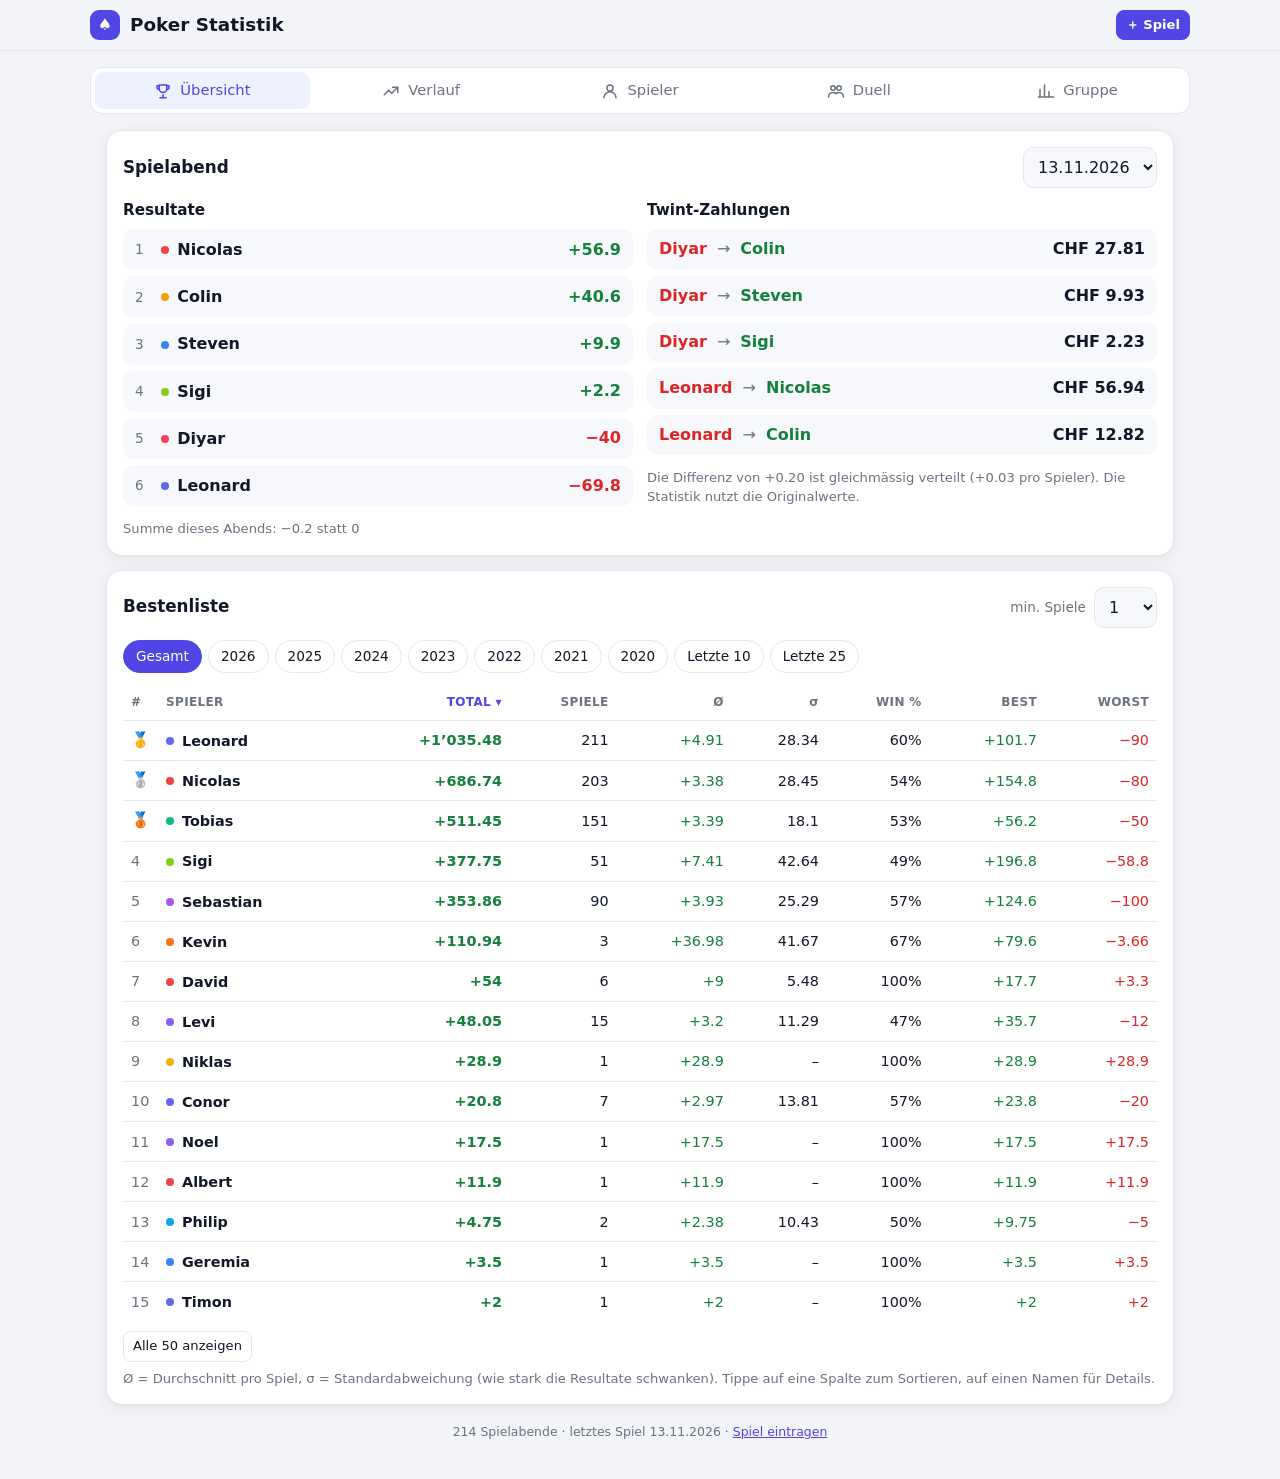
<file: docs/index.html>
<!doctype html>
<html lang="de">
<head>
  <meta charset="utf-8" />
  <meta name="viewport" content="width=device-width, initial-scale=1, viewport-fit=cover" />
  <meta name="theme-color" content="#f3f4f8" media="(prefers-color-scheme: light)" />
  <meta name="theme-color" content="#0c0e14" media="(prefers-color-scheme: dark)" />
  <meta name="apple-mobile-web-app-capable" content="yes" />
  <meta name="apple-mobile-web-app-title" content="Poker" />
  <link rel="icon" href="data:image/svg+xml,<svg xmlns='http://www.w3.org/2000/svg' viewBox='0 0 100 100'><text y='.9em' font-size='90'>♠️</text></svg>" />
  <title>Poker Statistik</title>
  <link rel="stylesheet" href="assets/style.css" />
</head>
<body>
  <header class="topbar">
    <div class="topbar-inner">
      <a class="brand" href="#uebersicht"><span class="logo">♠</span><span>Poker Statistik</span></a>
      <span class="spacer"></span>
      <a class="btn primary small" href="eintragen.html" title="Neues Spiel eintragen">＋ Spiel</a>
    </div>
  </header>

  <nav class="nav" id="nav">
    <a href="#uebersicht" data-view="uebersicht">
      <svg viewBox="0 0 24 24" fill="none" stroke="currentColor" stroke-width="2" stroke-linecap="round" stroke-linejoin="round"><path d="M8 21h8M12 17v4M7 4h10v5a5 5 0 0 1-10 0V4z"/><path d="M17 5h3v2a3 3 0 0 1-3 3M7 5H4v2a3 3 0 0 0 3 3"/></svg>
      <span>Übersicht</span></a>
    <a href="#verlauf" data-view="verlauf">
      <svg viewBox="0 0 24 24" fill="none" stroke="currentColor" stroke-width="2" stroke-linecap="round" stroke-linejoin="round"><path d="M3 17l6-6 4 4 8-8"/><path d="M14 7h7v7"/></svg>
      <span>Verlauf</span></a>
    <a href="#spieler" data-view="spieler">
      <svg viewBox="0 0 24 24" fill="none" stroke="currentColor" stroke-width="2" stroke-linecap="round" stroke-linejoin="round"><circle cx="12" cy="8" r="4"/><path d="M4 21a8 8 0 0 1 16 0"/></svg>
      <span>Spieler</span></a>
    <a href="#duell" data-view="duell">
      <svg viewBox="0 0 24 24" fill="none" stroke="currentColor" stroke-width="2" stroke-linecap="round" stroke-linejoin="round"><circle cx="8" cy="8" r="3"/><circle cx="16" cy="8" r="3"/><path d="M2 20a6 6 0 0 1 10-4.5M22 20a6 6 0 0 0-10-4.5"/></svg>
      <span>Duell</span></a>
    <a href="#gruppe" data-view="gruppe">
      <svg viewBox="0 0 24 24" fill="none" stroke="currentColor" stroke-width="2" stroke-linecap="round" stroke-linejoin="round"><path d="M4 20V10M10 20V4M16 20v-7M22 20H2"/></svg>
      <span>Gruppe</span></a>
  </nav>

  <main>
    <div class="loading" id="loading">Lade Daten …</div>

    <!-- ── Übersicht ── -->
    <section class="view stack" id="view-uebersicht">
      <div class="card">
        <div class="card-head">
          <h2>Spielabend</h2>
          <select id="gameSelect" style="width:auto"></select>
        </div>
        <div class="grid-2">
          <div>
            <h3 style="margin-top:0">Resultate</h3>
            <div class="list" id="gameResults"></div>
          </div>
          <div>
            <h3 style="margin-top:0">Twint-Zahlungen</h3>
            <div class="list pay" id="gamePayments"></div>
          </div>
        </div>
      </div>

      <div class="card">
        <div class="card-head">
          <h2>Bestenliste</h2>
          <div class="row">
            <label class="small muted" for="minGames">min. Spiele</label>
            <select id="minGames" style="width:auto">
              <option value="1">1</option><option value="5">5</option><option value="10">10</option>
              <option value="20">20</option><option value="50">50</option>
            </select>
          </div>
        </div>
        <div class="chips" id="lbPeriods"></div>
        <div class="table-wrap" style="margin-top:10px">
          <table id="leaderboard">
            <thead><tr>
              <th data-k="rank">#</th>
              <th data-k="name" class="name">Spieler</th>
              <th data-k="total" class="num">Total</th>
              <th data-k="n" class="num">Spiele</th>
              <th data-k="mean" class="num">Ø</th>
              <th data-k="sd" class="num" title="Standardabweichung"><span class="lc">σ</span></th>
              <th data-k="winRate" class="num">Win %</th>
              <th data-k="max" class="num">Best</th>
              <th data-k="min" class="num">Worst</th>
            </tr></thead>
            <tbody></tbody>
          </table>
        </div>
        <button class="btn small" id="lbMore" style="margin-top:10px">Alle anzeigen</button>
        <div class="hint">Ø = Durchschnitt pro Spiel, σ = Standardabweichung (wie stark die Resultate schwanken). Tippe auf eine Spalte zum Sortieren, auf einen Namen für Details.</div>
      </div>
    </section>

    <!-- ── Verlauf ── -->
    <section class="view stack" id="view-verlauf">
      <div class="card">
        <div class="card-head"><h2>Kumulierter Verlauf</h2></div>
        <div class="chips" id="histPeriods"></div>
        <div class="chart-box" style="margin-top:12px"><canvas id="histChart"></canvas></div>
        <div class="row" style="margin:14px 0 8px">
          <button class="btn small" id="histTop">Top 5 aktiv</button>
          <button class="btn small" id="histAll">Alle</button>
          <button class="btn small" id="histNone">Keine</button>
        </div>
        <div class="chips wrap" id="histPlayers"></div>
        <div class="hint">Im gewählten Zeitraum startet jede Linie bei 0.</div>
      </div>
    </section>

    <!-- ── Spieler ── -->
    <section class="view stack" id="view-spieler">
      <div class="card">
        <div class="field"><label for="playerSelect">Spieler</label><select id="playerSelect"></select></div>
        <div class="kpis wide" id="playerKpis" style="margin-top:14px"></div>
      </div>
      <div class="card">
        <div class="card-head"><h2>Verlauf</h2></div>
        <div class="chart-box short"><canvas id="playerCumChart"></canvas></div>
      </div>
      <div class="grid-2">
        <div class="card">
          <div class="card-head"><h2>Form</h2><span class="muted small">letzte 20 Spiele</span></div>
          <div class="chart-box short"><canvas id="playerFormChart"></canvas></div>
        </div>
        <div class="card">
          <div class="card-head"><h2>Pro Monat</h2></div>
          <div class="chips" id="playerMonthYears"></div>
          <div class="chart-box short" style="margin-top:10px"><canvas id="playerMonthChart"></canvas></div>
        </div>
      </div>
      <div class="card">
        <div class="card-head"><h2>Pro Jahr</h2></div>
        <div class="table-wrap">
          <table id="playerYears"><thead><tr>
            <th>Jahr</th><th class="num">Spiele</th><th class="num">Total</th><th class="num">Ø</th>
            <th class="num"><span class="lc">σ</span></th><th class="num">Win %</th><th class="num">Rang</th>
          </tr></thead><tbody></tbody></table>
        </div>
      </div>
    </section>

    <!-- ── Duell ── -->
    <section class="view stack" id="view-duell">
      <div class="card">
        <div class="vs">
          <div class="field"><label for="duelA">Spieler A</label><select id="duelA"></select></div>
          <div class="mid">vs</div>
          <div class="field"><label for="duelB">Spieler B</label><select id="duelB"></select></div>
        </div>
        <div class="kpis" id="duelKpis" style="margin-top:14px"></div>
      </div>
      <div class="card">
        <div class="card-head"><h2>Gemeinsame Spiele</h2><span class="muted small">kumuliert, nur Abende mit beiden</span></div>
        <div class="chart-box short"><canvas id="duelChart"></canvas></div>
      </div>
      <div class="card">
        <div class="card-head"><h2>Gesamtvergleich</h2></div>
        <table class="cmp" id="duelTable"></table>
      </div>
    </section>

    <!-- ── Gruppe ── -->
    <section class="view stack" id="view-gruppe">
      <div class="card">
        <div class="card-head"><h2>Die Runde</h2></div>
        <div class="kpis wide" id="groupKpis"></div>
      </div>
      <div class="card">
        <div class="card-head"><h2>Rekorde</h2></div>
        <div class="list" id="groupRecords"></div>
      </div>
      <div class="grid-2">
        <div class="card">
          <div class="card-head"><h2>Spiele pro Jahr</h2></div>
          <div class="chart-box short"><canvas id="groupYearChart"></canvas></div>
        </div>
        <div class="card">
          <div class="card-head"><h2>Pro Abend</h2><span class="muted small">Ø Spieler · Ø umverteilt (CHF)</span></div>
          <div class="chart-box short"><canvas id="groupNightChart"></canvas></div>
        </div>
      </div>
      <div class="card">
        <div class="card-head"><h2>Spielabende pro Monat</h2></div>
        <div class="table-wrap"><table class="heat" id="groupHeat"></table></div>
      </div>
      <div class="card">
        <div class="card-head"><h2>Teilnahme pro Jahr</h2><span class="muted small">Top 15 nach Spielen</span></div>
        <div class="table-wrap"><table class="heat" id="groupAttendance"></table></div>
      </div>
    </section>

    <footer id="footer"></footer>
  </main>

  <script src="vendor/chart.umd.min.js"></script>
  <script src="assets/stats.js"></script>
  <script src="assets/app.js"></script>
</body>
</html>
</file>
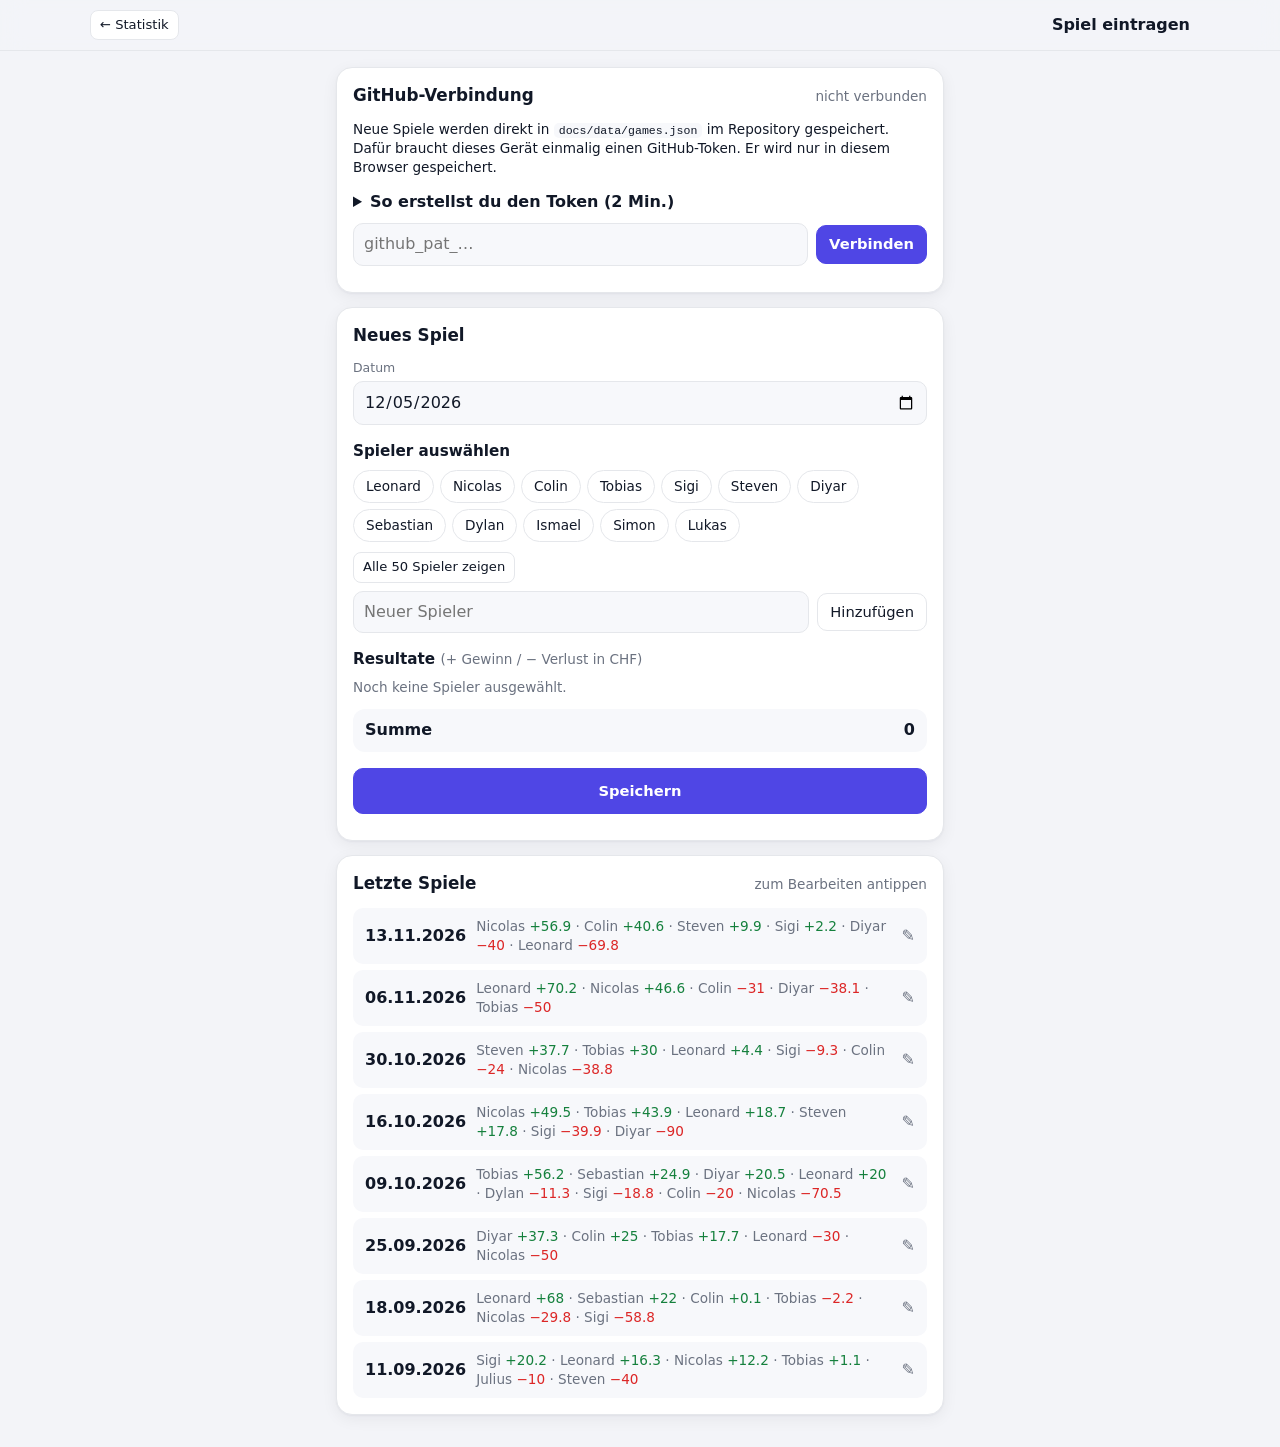
<file: docs/eintragen.html>
<!doctype html>
<html lang="de">
<head>
  <meta charset="utf-8" />
  <meta name="viewport" content="width=device-width, initial-scale=1, viewport-fit=cover" />
  <meta name="theme-color" content="#f3f4f8" media="(prefers-color-scheme: light)" />
  <meta name="theme-color" content="#0c0e14" media="(prefers-color-scheme: dark)" />
  <meta name="robots" content="noindex" />
  <link rel="icon" href="data:image/svg+xml,<svg xmlns='http://www.w3.org/2000/svg' viewBox='0 0 100 100'><text y='.9em' font-size='90'>♠️</text></svg>" />
  <title>Spiel eintragen · Poker Statistik</title>
  <link rel="stylesheet" href="assets/style.css" />
  <style>
    body { padding-bottom: 32px; }
    .entry-row { display: grid; grid-template-columns: 1fr 44px 110px 36px; gap: 6px; align-items: center; }
    .entry-row .pname { font-weight: 600; overflow: hidden; text-overflow: ellipsis; white-space: nowrap; display: flex; align-items: center; gap: 8px; }
    .sign { font-size: 1.2rem; font-weight: 700; padding: 6px 0; justify-content: center; width: 44px; }
    .sign.minus { color: var(--neg); border-color: var(--neg); }
    .sign.plus { color: var(--pos); border-color: var(--pos); }
    .entry-row input { text-align: right; font-variant-numeric: tabular-nums; }
    .x { padding: 6px 0; justify-content: center; width: 36px; color: var(--muted); }
    .sumbar { display: flex; justify-content: space-between; align-items: center; padding: 10px 12px; border-radius: 12px; background: var(--card-2); font-weight: 600; }
    .chip.picked { background: var(--accent); border-color: var(--accent); color: var(--accent-text); }
    details summary { cursor: pointer; font-weight: 600; }
    ol.steps { padding-left: 1.2rem; margin: 8px 0; font-size: .9rem; }
    ol.steps li { margin: 4px 0; }
    code { background: var(--card-2); padding: 1px 5px; border-radius: 5px; font-size: .85em; }
  </style>
</head>
<body>
  <header class="topbar">
    <div class="topbar-inner">
      <a class="btn small" href="./">← Statistik</a>
      <span class="spacer"></span>
      <strong>Spiel eintragen</strong>
    </div>
  </header>

  <main class="stack" style="max-width:640px">
    <!-- Verbindung -->
    <section class="card" id="connCard">
      <div class="card-head"><h2>GitHub-Verbindung</h2><span id="connStatus" class="small muted"></span></div>
      <div id="connSetup">
        <p class="small" style="margin-top:0">Neue Spiele werden direkt in <code>docs/data/games.json</code> im Repository gespeichert. Dafür braucht dieses Gerät einmalig einen GitHub-Token. Er wird nur in diesem Browser gespeichert.</p>
        <details>
          <summary>So erstellst du den Token (2 Min.)</summary>
          <ol class="steps">
            <li>Öffne <a href="https://github.com/settings/personal-access-tokens/new" target="_blank" rel="noopener">GitHub → Fine-grained token erstellen</a></li>
            <li>Name z.B. <code>Poker eintragen</code>, Ablaufdatum nach Wunsch (max. 1 Jahr)</li>
            <li><em>Repository access</em>: <strong>Only select repositories</strong> → <code>PokerDashboard</code></li>
            <li><em>Permissions → Repository → Contents</em>: <strong>Read and write</strong></li>
            <li><em>Generate token</em>, kopieren und hier einfügen. Tipp: im Passwort-Manager speichern, dann ist jedes weitere Gerät in Sekunden eingerichtet.</li>
          </ol>
        </details>
        <div class="row" style="margin-top:10px">
          <input type="password" id="tokenInput" placeholder="github_pat_…" autocomplete="off" style="flex:1" />
          <button class="btn primary" id="tokenSave">Verbinden</button>
        </div>
      </div>
      <div id="connDone" hidden class="row">
        <span class="grow small" style="flex:1" id="connWho"></span>
        <button class="btn small danger" id="tokenRemove">Token entfernen</button>
      </div>
      <div id="connMsg" style="margin-top:10px"></div>
    </section>

    <!-- Formular -->
    <section class="card" id="formCard">
      <div class="card-head">
        <h2 id="formTitle">Neues Spiel</h2>
        <button class="btn small" id="cancelEdit" hidden>Abbrechen</button>
      </div>
      <div class="field"><label for="date">Datum</label><input type="date" id="date" /></div>

      <h3>Spieler auswählen</h3>
      <div class="chips wrap" id="pickChips"></div>
      <button class="btn small" id="morePlayers" style="margin-top:8px">Alle Spieler zeigen</button>
      <div class="row" style="margin-top:8px">
        <input type="text" id="newPlayer" placeholder="Neuer Spieler" autocomplete="off" style="flex:1" />
        <button class="btn" id="addPlayer">Hinzufügen</button>
      </div>

      <h3>Resultate <span class="muted small" style="font-weight:400">(+ Gewinn / − Verlust in CHF)</span></h3>
      <div class="list" id="rows"></div>
      <div class="muted small" id="noRows">Noch keine Spieler ausgewählt.</div>

      <div class="sumbar" style="margin-top:12px"><span>Summe</span><span id="sum" class="num">0</span></div>
      <div id="sumMsg" style="margin-top:8px"></div>
      <label class="row small" id="overrideWrap" hidden style="margin-top:6px"><input type="checkbox" id="override" /> Trotzdem speichern (Differenz wird bei den Zahlungen gleichmässig verteilt)</label>

      <div id="payWrap" hidden>
        <h3>Twint-Zahlungen</h3>
        <div class="list pay" id="payList"></div>
        <div class="hint" id="payNote"></div>
      </div>

      <div class="row" style="margin-top:16px">
        <button class="btn primary" id="save" style="flex:1; justify-content:center; padding:12px">Speichern</button>
        <button class="btn danger" id="del" hidden>Löschen</button>
      </div>
      <div id="saveMsg" style="margin-top:10px"></div>
    </section>

    <!-- Letzte Spiele -->
    <section class="card">
      <div class="card-head"><h2>Letzte Spiele</h2><span class="muted small">zum Bearbeiten antippen</span></div>
      <div class="list" id="recent"></div>
    </section>
  </main>

  <script src="assets/stats.js"></script>
  <script src="assets/entry.js"></script>
</body>
</html>
</file>
<file: docs/assets/style.css>
:root {
  --bg: #f3f4f8;
  --card: #ffffff;
  --card-2: #f7f8fb;
  --text: #111827;
  --muted: #6b7280;
  --border: #e5e7eb;
  --accent: #4f46e5;
  --accent-soft: #eef2ff;
  --accent-text: #ffffff;
  --pos: #15803d;
  --neg: #dc2626;
  --warn: #b45309;
  --warn-soft: #fef3c7;
  --ok-soft: #dcfce7;
  --shadow: 0 1px 2px rgba(16, 24, 40, .04), 0 4px 16px rgba(16, 24, 40, .06);
  --radius: 16px;
  --gap: 14px;
  --nav-h: 64px;
  color-scheme: light dark;
}
@media (prefers-color-scheme: dark) {
  :root {
    --bg: #0c0e14;
    --card: #161a23;
    --card-2: #1d2230;
    --text: #e8eaf0;
    --muted: #9aa1b2;
    --border: #2a3040;
    --accent: #8b8cf8;
    --accent-soft: #252a4a;
    --accent-text: #0c0e14;
    --pos: #4ade80;
    --neg: #f87171;
    --warn: #fbbf24;
    --warn-soft: #3a2f12;
    --ok-soft: #12321f;
    --shadow: 0 1px 2px rgba(0, 0, 0, .3);
  }
}

* { box-sizing: border-box; }
[hidden] { display: none !important; }
html { -webkit-text-size-adjust: 100%; }
body {
  margin: 0;
  font-family: system-ui, -apple-system, "Segoe UI", Roboto, sans-serif;
  background: var(--bg);
  color: var(--text);
  line-height: 1.4;
  padding-bottom: calc(var(--nav-h) + env(safe-area-inset-bottom) + 16px);
}
a { color: var(--accent); }
h1, h2, h3 { margin: 0; }

/* ── Header ── */
.topbar {
  position: sticky; top: 0; z-index: 20;
  background: color-mix(in srgb, var(--bg) 85%, transparent);
  backdrop-filter: saturate(1.4) blur(12px);
  -webkit-backdrop-filter: saturate(1.4) blur(12px);
  border-bottom: 1px solid var(--border);
  padding: calc(env(safe-area-inset-top) + 10px) 16px 10px;
}
.topbar-inner { max-width: 1100px; margin: 0 auto; display: flex; align-items: center; gap: 12px; }
.brand { display: flex; align-items: center; gap: 10px; font-weight: 700; font-size: 1.15rem; text-decoration: none; color: var(--text); }
.brand .logo { width: 30px; height: 30px; border-radius: 9px; background: var(--accent); color: var(--accent-text); display: grid; place-items: center; font-size: 1rem; }
.topbar .spacer { flex: 1; }
.btn {
  appearance: none; border: 1px solid var(--border); background: var(--card); color: var(--text);
  border-radius: 10px; padding: 8px 12px; font: inherit; font-size: .92rem; cursor: pointer;
  display: inline-flex; align-items: center; gap: 6px; text-decoration: none; white-space: nowrap;
}
.btn:hover { border-color: var(--muted); }
.btn.primary { background: var(--accent); border-color: var(--accent); color: var(--accent-text); font-weight: 600; }
.btn.danger { color: var(--neg); }
.btn.small { padding: 5px 9px; font-size: .82rem; border-radius: 8px; }
.btn:disabled { opacity: .5; cursor: not-allowed; }

/* ── Nav: bottom bar on phones, segmented tabs on desktop ── */
.nav {
  position: fixed; left: 0; right: 0; bottom: 0; z-index: 30;
  height: calc(var(--nav-h) + env(safe-area-inset-bottom));
  padding-bottom: env(safe-area-inset-bottom);
  background: var(--card); border-top: 1px solid var(--border);
  display: grid; grid-template-columns: repeat(5, 1fr);
}
.nav a {
  display: flex; flex-direction: column; align-items: center; justify-content: center; gap: 3px;
  color: var(--muted); text-decoration: none; font-size: .7rem; font-weight: 500;
  -webkit-tap-highlight-color: transparent;
}
.nav a svg { width: 22px; height: 22px; }
.nav a.active { color: var(--accent); }
@media (min-width: 900px) {
  body { padding-bottom: 32px; }
  .nav {
    position: static; height: auto; padding: 4px; margin: 16px auto 0; max-width: 1100px;
    border: 1px solid var(--border); border-radius: 12px; display: flex; gap: 4px; width: calc(100% - 32px);
  }
  .nav a { flex-direction: row; font-size: .92rem; padding: 8px 14px; border-radius: 9px; flex: 1; gap: 8px; }
  .nav a svg { width: 18px; height: 18px; }
  .nav a.active { background: var(--accent-soft); }
}

/* ── Layout ── */
main { max-width: 1100px; margin: 0 auto; padding: 14px 12px 0; }
@media (min-width: 600px) { main { padding: 16px 16px 0; } }
.view:not(.active) { display: none !important; }
.view.active { animation: fade .18s ease; }
@keyframes fade { from { opacity: 0; transform: translateY(4px); } to { opacity: 1; transform: none; } }
.stack { display: grid; gap: var(--gap); }
.grid-2 { display: grid; gap: var(--gap); grid-template-columns: 1fr; }
@media (min-width: 900px) { .grid-2 { grid-template-columns: 1fr 1fr; } }

.card { background: var(--card); border: 1px solid var(--border); border-radius: var(--radius); padding: 16px; box-shadow: var(--shadow); min-width: 0; }
.card-head { display: flex; align-items: baseline; justify-content: space-between; gap: 8px; flex-wrap: wrap; margin-bottom: 12px; }
.card h2 { font-size: 1.05rem; }
.card h3 { font-size: .95rem; margin: 16px 0 8px; }
.muted { color: var(--muted); }
.small { font-size: .85rem; }
.hint { font-size: .82rem; color: var(--muted); margin-top: 8px; }

.pos { color: var(--pos); }
.neg { color: var(--neg); }
.num { font-variant-numeric: tabular-nums; text-align: right; white-space: nowrap; }

/* ── KPI tiles ── */
.kpis { display: grid; gap: 10px; grid-template-columns: repeat(2, 1fr); }
@media (min-width: 600px) { .kpis { grid-template-columns: repeat(3, 1fr); } }
@media (min-width: 900px) { .kpis.wide { grid-template-columns: repeat(4, 1fr); } }
.kpi { background: var(--card-2); border-radius: 12px; padding: 10px 12px; min-width: 0; }
.kpi .label { font-size: .75rem; color: var(--muted); text-transform: uppercase; letter-spacing: .03em; }
.kpi .value { font-size: 1.25rem; font-weight: 700; font-variant-numeric: tabular-nums; margin-top: 2px; white-space: nowrap; overflow: hidden; text-overflow: ellipsis; }
.kpi .sub { font-size: .78rem; color: var(--muted); margin-top: 1px; }
.lc { text-transform: none; }

/* ── Chips / segmented ── */
.chips { display: flex; gap: 6px; overflow-x: auto; scrollbar-width: none; padding-bottom: 2px; -webkit-overflow-scrolling: touch; }
.chips::-webkit-scrollbar { display: none; }
.chips.wrap { flex-wrap: wrap; overflow: visible; }
.chip {
  flex: 0 0 auto; border: 1px solid var(--border); background: var(--card); color: var(--text);
  border-radius: 999px; padding: 6px 12px; font: inherit; font-size: .85rem; cursor: pointer; user-select: none;
  display: inline-flex; align-items: center; gap: 6px; -webkit-tap-highlight-color: transparent;
}
.chip.active { background: var(--accent); border-color: var(--accent); color: var(--accent-text); }
.chip .dot { width: 9px; height: 9px; border-radius: 50%; }
.chip.player.active { background: var(--card-2); color: var(--text); border-color: var(--text); }
.chip.player:not(.active) { opacity: .65; }
.chip.player:not(.active) .dot { background: transparent !important; border: 1px solid var(--muted); }

.row { display: flex; gap: 8px; align-items: center; flex-wrap: wrap; }
.field { display: grid; gap: 4px; flex: 1; min-width: 140px; }
.field label { font-size: .78rem; color: var(--muted); }
select, input[type="text"], input[type="date"], input[type="password"], input[type="number"], input[inputmode] {
  font: inherit; font-size: 16px; /* prevents iOS zoom */
  color: var(--text); background: var(--card-2); border: 1px solid var(--border); border-radius: 10px;
  padding: 9px 10px; width: 100%; min-width: 0;
}
select:focus, input:focus { outline: 2px solid var(--accent); outline-offset: -1px; }

/* ── Tables ── */
.table-wrap { overflow-x: auto; margin: 0 -16px; padding: 0 16px; -webkit-overflow-scrolling: touch; }
table { width: 100%; border-collapse: collapse; font-size: .9rem; }
th, td { padding: 9px 8px; text-align: left; border-bottom: 1px solid var(--border); white-space: nowrap; }
th { font-size: .75rem; text-transform: uppercase; letter-spacing: .03em; color: var(--muted); font-weight: 600; cursor: pointer; user-select: none; position: sticky; top: 0; background: var(--card); }
th.sorted { color: var(--accent); }
th.sorted::after { content: " ▾"; }
th.sorted.asc::after { content: " ▴"; }
tbody tr:last-child td { border-bottom: 0; }
td.rank { color: var(--muted); width: 1%; font-variant-numeric: tabular-nums; }
td.name, th.name { position: sticky; left: 0; background: var(--card); z-index: 1; }
a.player-cell { color: var(--text); text-decoration: none; font-weight: 600; }
.medal { font-size: .95rem; }
.player-cell { display: inline-flex; align-items: center; gap: 8px; }
.player-cell .dot { width: 8px; height: 8px; border-radius: 50%; flex: none; }

/* ── Lists ── */
.list { display: grid; gap: 6px; grid-template-columns: minmax(0, 1fr); }
.stack, .grid-2 { min-width: 0; }
.stack > *, .grid-2 > * { min-width: 0; }
.list-row .grow.wrap { white-space: normal; }
.list-row { display: flex; align-items: center; gap: 10px; background: var(--card-2); border-radius: 10px; padding: 9px 12px; }
.list-row .grow { flex: 1; min-width: 0; overflow: hidden; text-overflow: ellipsis; white-space: nowrap; }
.pay .from { color: var(--neg); font-weight: 600; }
.pay .to { color: var(--pos); font-weight: 600; }
.pay .arrow { color: var(--muted); }
.pay .amt { margin-left: auto; font-weight: 700; font-variant-numeric: tabular-nums; }

/* ── Charts ── */
.chart-box { position: relative; height: 300px; }
@media (min-width: 900px) { .chart-box { height: 380px; } }
.chart-box.short { height: 200px; }
@media (min-width: 900px) { .chart-box.short { height: 240px; } }

/* ── Heatmap ── */
.heat td { text-align: center; font-variant-numeric: tabular-nums; font-size: .82rem; padding: 6px 4px; border: 2px solid var(--card); border-radius: 6px; }
.heat th { text-align: center; cursor: default; padding: 4px; }
.heat td.label { text-align: left; font-weight: 600; background: transparent; }
.heat { border-collapse: separate; border-spacing: 0; }

.notice { border-radius: 12px; padding: 10px 12px; font-size: .9rem; }
.notice.warn { background: var(--warn-soft); color: var(--warn); }
.notice.ok { background: var(--ok-soft); color: var(--pos); }
.notice.err { background: color-mix(in srgb, var(--neg) 15%, transparent); color: var(--neg); }

.vs { display: grid; grid-template-columns: 1fr auto 1fr; gap: 8px; align-items: end; }
.vs .mid { padding-bottom: 10px; color: var(--muted); font-weight: 700; }
.cmp { width: 100%; }
.cmp td { text-align: center; }
.cmp td.lbl { color: var(--muted); font-size: .8rem; }
.cmp td.better { font-weight: 700; }

.loading { padding: 60px 0; text-align: center; color: var(--muted); }
footer { text-align: center; color: var(--muted); font-size: .78rem; padding: 18px 0 6px; }
</file>
